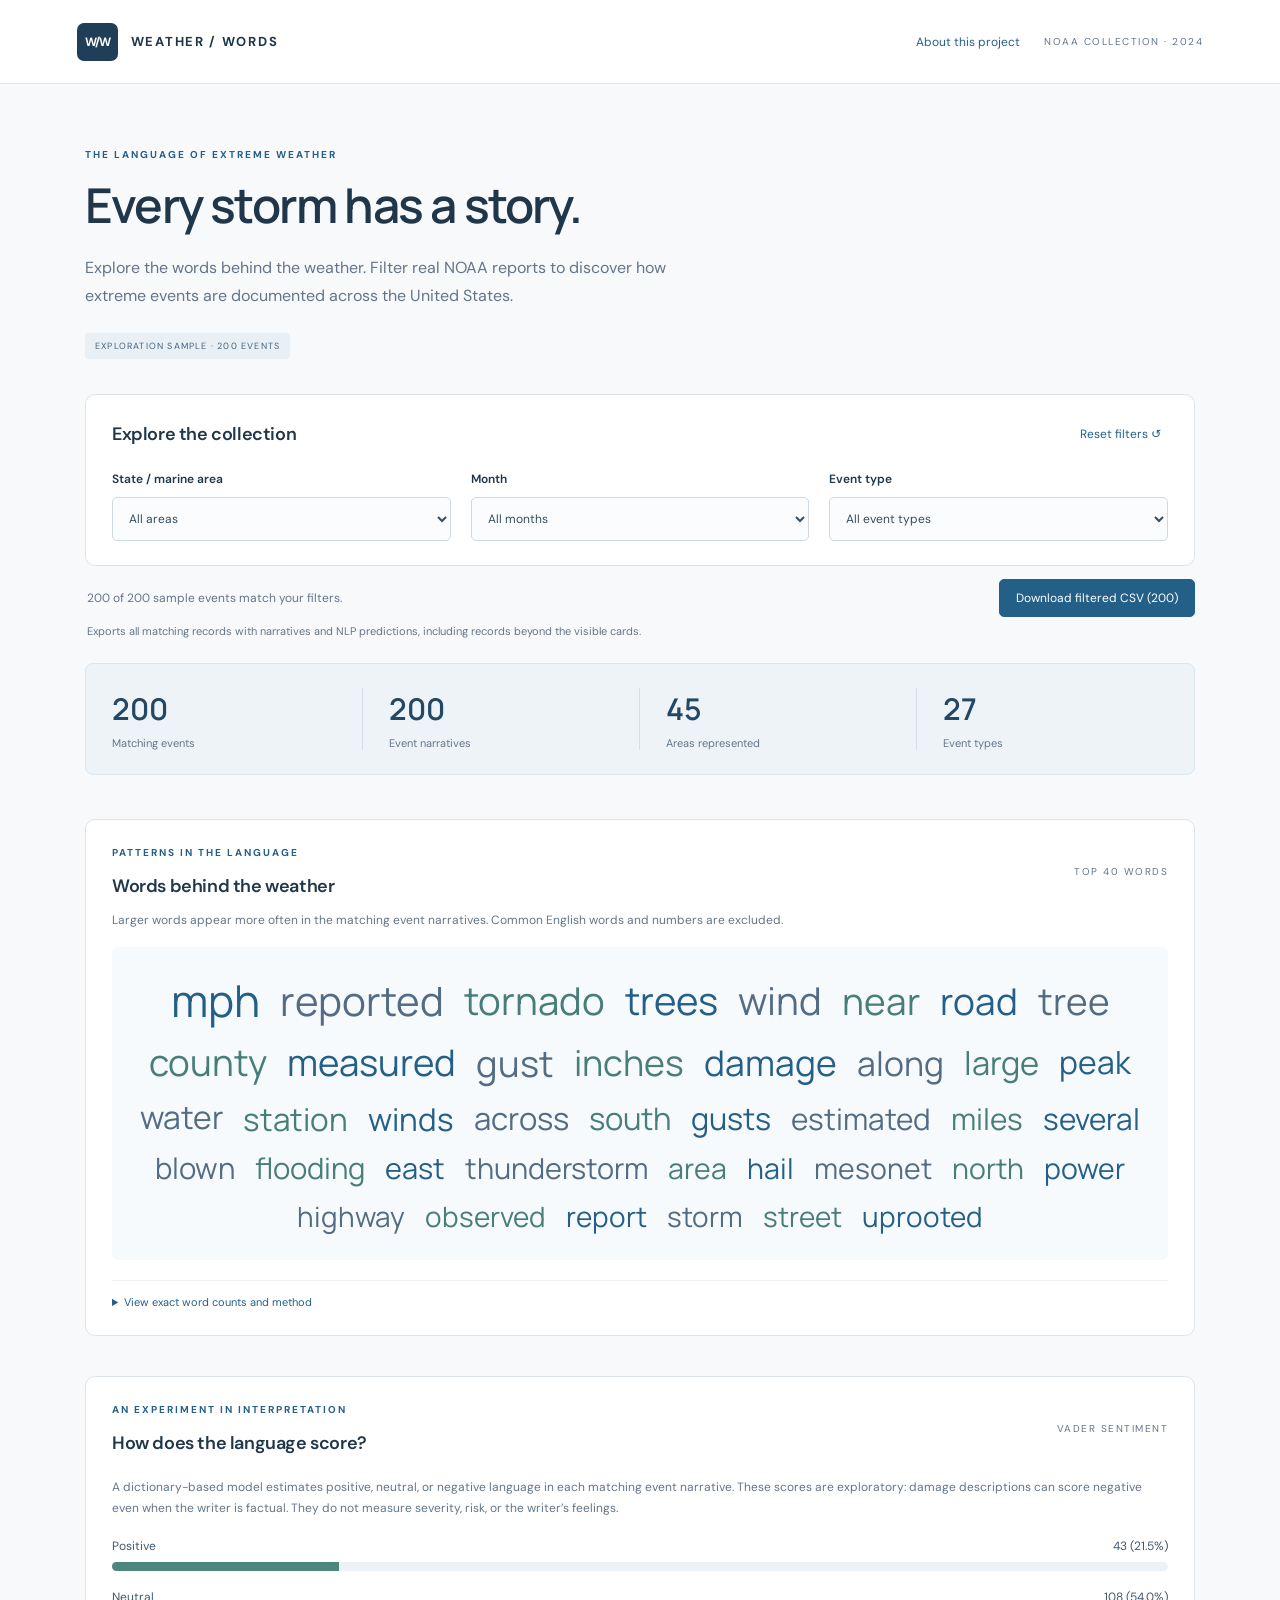
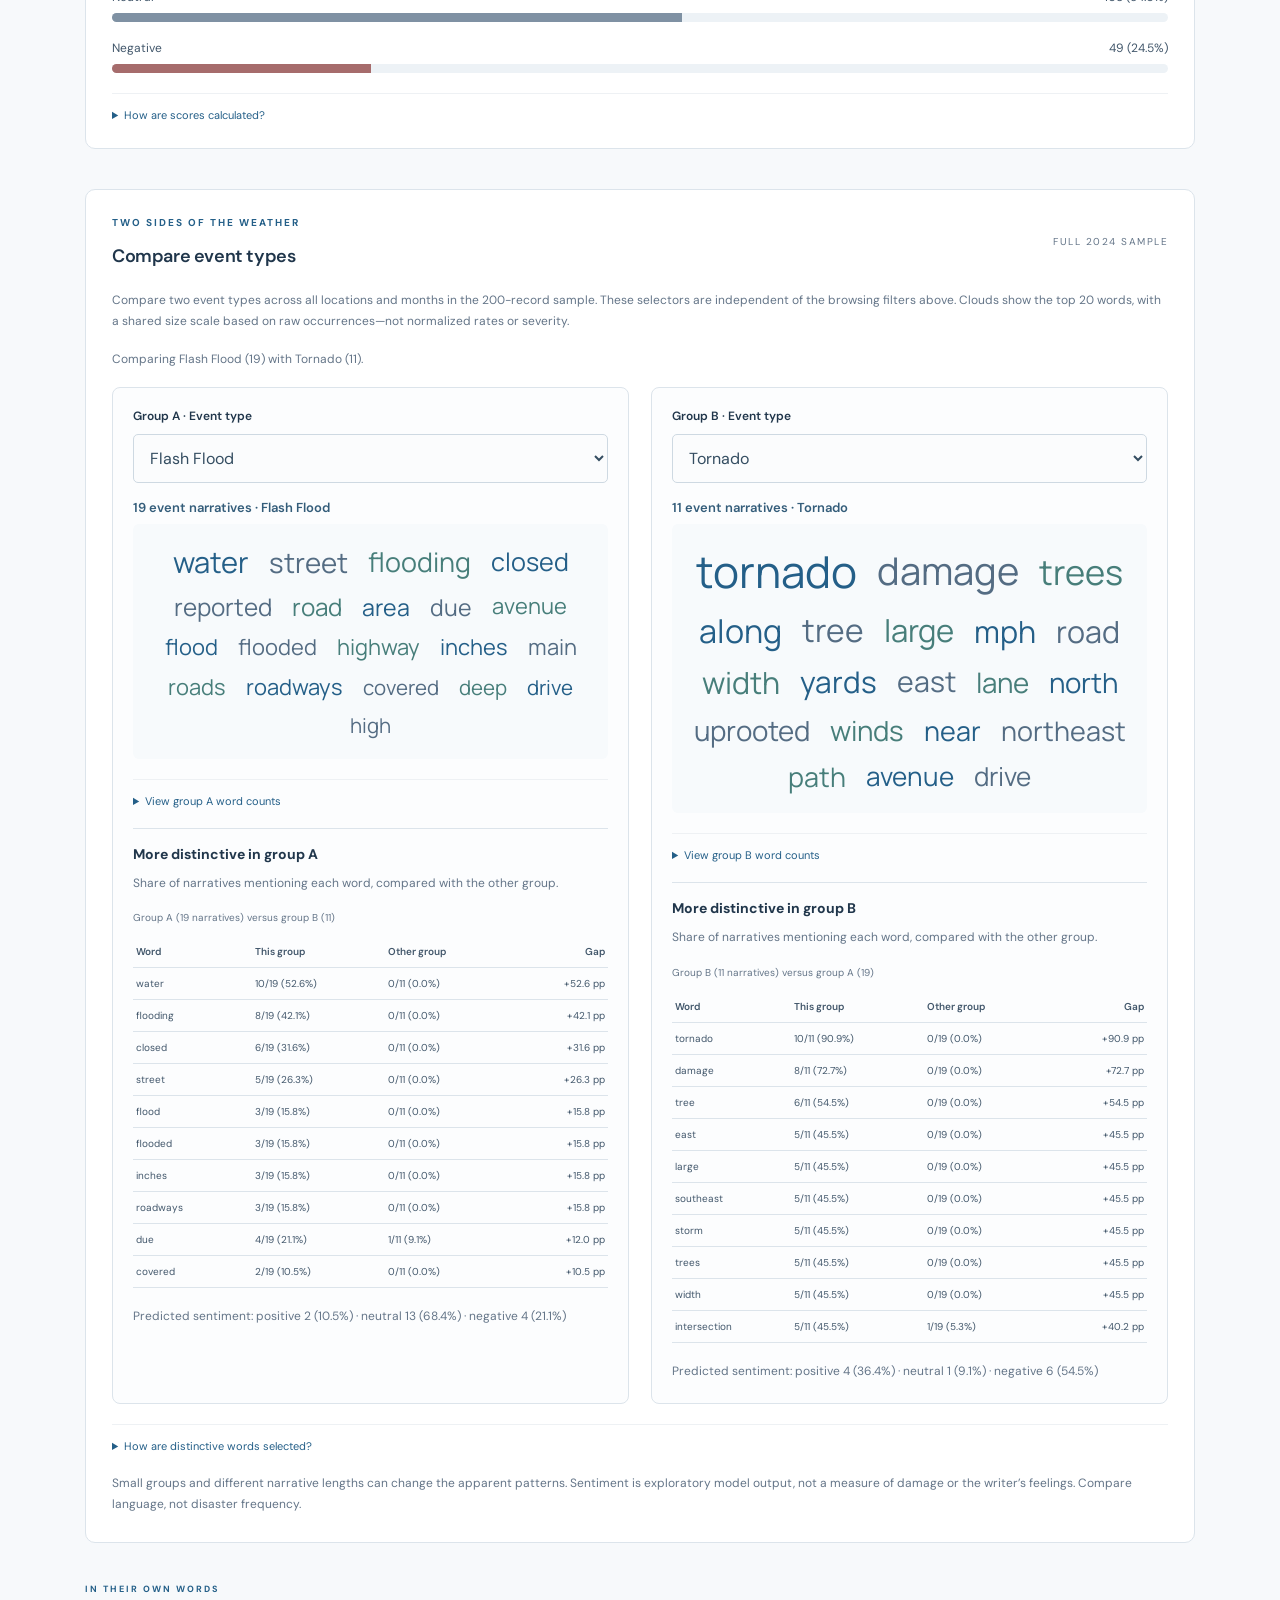
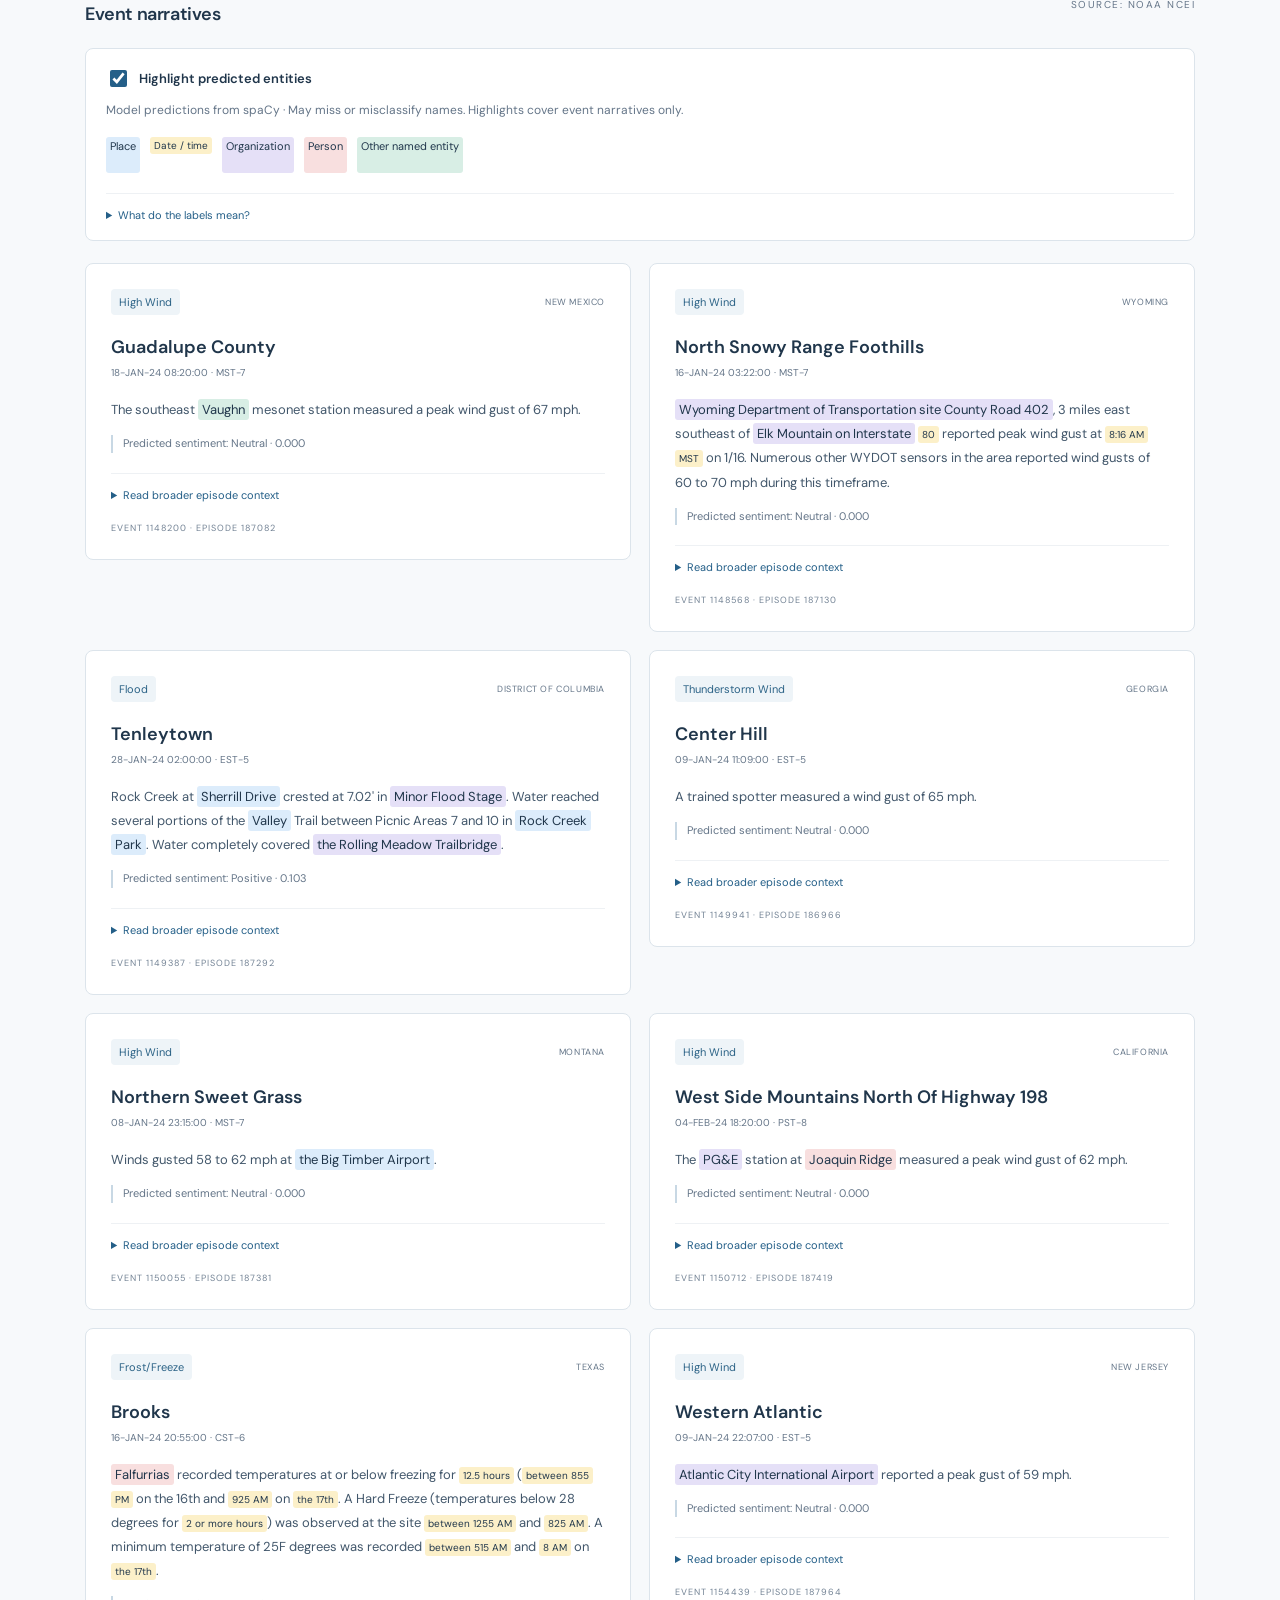
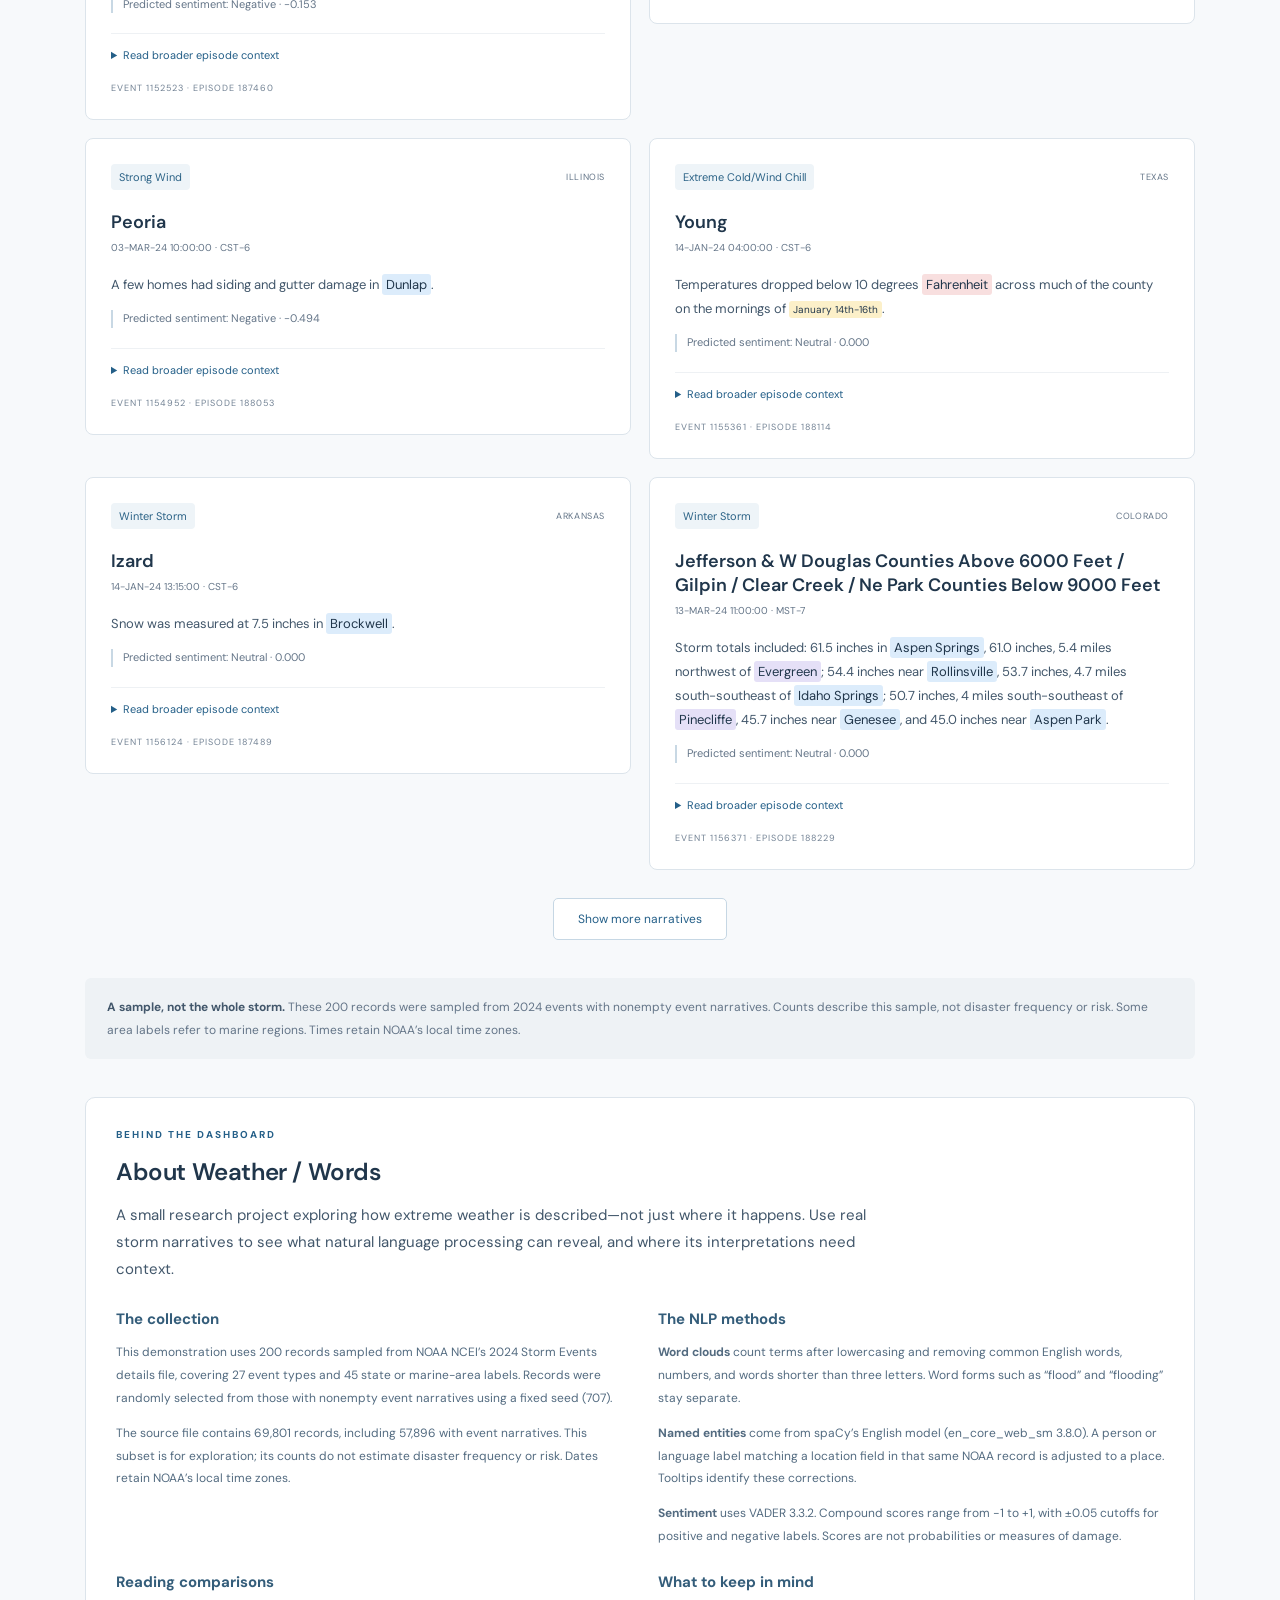
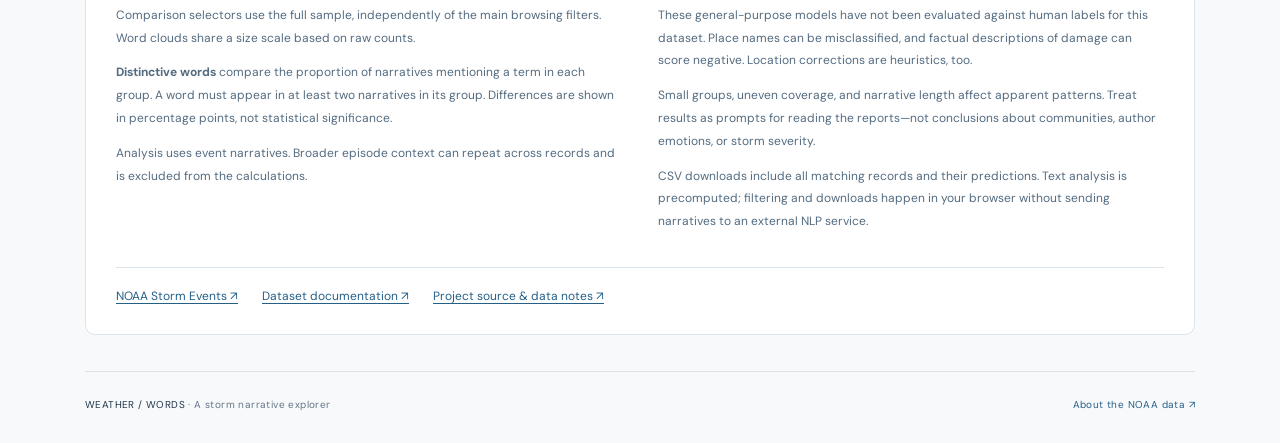
<file: index.html>
<!doctype html>
<html lang="en">
<head><meta charset="utf-8"><meta name="description" content="Explore the language of extreme weather through NOAA narratives, word clouds, named entities, sentiment, and event-type comparisons."><meta name="viewport" content="width=device-width,initial-scale=1"><title>Weather / Words — Storm narrative explorer</title><link rel="stylesheet" href="styles.css?v=release-1"></head>
<body>
<a class="skip-link" href="#main-content">Skip to dashboard</a>
<header><a class="brand" href="./"><span class="mark">W/W</span> WEATHER / WORDS</a><nav aria-label="Project navigation"><a href="#about">About this project</a><span class="edition">NOAA COLLECTION · 2024</span></nav></header>
<main id="main-content">
<section class="intro"><p class="eyebrow">THE LANGUAGE OF EXTREME WEATHER</p><h1>Every storm has a story.</h1><p class="subtitle">Explore the words behind the weather. Filter real NOAA reports to discover how extreme events are documented across the United States.</p><span class="badge">EXPLORATION SAMPLE · 200 EVENTS</span></section>
<section class="filter-panel" aria-labelledby="filter-title"><div class="section-heading"><h2 id="filter-title">Explore the collection</h2><button id="reset" type="button">Reset filters ↺</button></div><div class="filters"><label>State / marine area<select id="state"><option value="">All areas</option></select></label><label>Month<select id="month"><option value="">All months</option></select></label><label>Event type<select id="type"><option value="">All event types</option></select></label></div></section>
<div class="collection-actions"><div id="status" role="status" aria-live="polite">Loading collection…</div><button id="download" class="download" aria-describedby="status" disabled>Loading export…</button></div><p class="export-note">Exports all matching records with narratives and NLP predictions, including records beyond the visible cards.</p>
<section class="metrics" aria-label="Filtered collection summary"><div><span class="metric" id="count">—</span><span>Matching events</span></div><div><span class="metric" id="narratives">—</span><span>Event narratives</span></div><div><span class="metric" id="areas">—</span><span>Areas represented</span></div><div><span class="metric" id="types">—</span><span>Event types</span></div></section>
<section class="word-panel" aria-labelledby="words-title"><div class="section-heading"><div><p class="eyebrow">PATTERNS IN THE LANGUAGE</p><h2 id="words-title">Words behind the weather</h2></div><span class="source-label">TOP 40 WORDS</span></div><p class="word-description">Larger words appear more often in the matching event narratives. Common English words and numbers are excluded.</p><div id="word-cloud" class="word-cloud" aria-label="Word frequencies"></div><details class="word-details"><summary>View exact word counts and method</summary><p class="word-description">Counts include every occurrence in event narratives across all matching records, including records beyond the first page. Words are lowercased; punctuation, numbers, and words shorter than three letters are removed. Word forms such as “flood” and “flooding” stay separate. Broader episode context is excluded. Frequency describes language, not storm severity.</p><table><caption>Most frequent words in the filtered narratives</caption><thead><tr><th scope="col">Word</th><th scope="col">Occurrences</th></tr></thead><tbody id="word-counts"></tbody></table></details></section>
<section class="sentiment-panel" aria-labelledby="sentiment-title"><div class="section-heading"><div><p class="eyebrow">AN EXPERIMENT IN INTERPRETATION</p><h2 id="sentiment-title">How does the language score?</h2></div><span class="source-label">VADER SENTIMENT</span></div><p class="word-description">A dictionary-based model estimates positive, neutral, or negative language in each matching event narrative. These scores are exploratory: damage descriptions can score negative even when the writer is factual. They do not measure severity, risk, or the writer’s feelings.</p><div id="sentiment-summary"></div><details><summary>How are scores calculated?</summary><p class="word-description">VADER 3.3.2 uses word sentiment, punctuation, capitalization, and rules such as negation. Its compound score ranges from −1 to +1. Scores ≥ +0.05 are labeled positive, ≤ −0.05 negative, and the rest neutral. Scores are not probabilities. VADER was designed for social media and has not been validated on this NOAA sample. Each record counts once; no matching records means no distribution. Event narratives only; episode context is excluded.</p></details></section>
<section class="comparison-panel" aria-labelledby="compare-title"><div class="section-heading"><div><p class="eyebrow">TWO SIDES OF THE WEATHER</p><h2 id="compare-title">Compare event types</h2></div><span class="source-label">FULL 2024 SAMPLE</span></div><p class="word-description">Compare two event types across all locations and months in the 200-record sample. These selectors are independent of the browsing filters above. Clouds show the top 20 words, with a shared size scale based on raw occurrences—not normalized rates or severity.</p><p id="comparison-status" role="status" aria-live="polite" class="word-description">Loading comparison…</p><div class="comparison-grid"><article class="comparison-group" aria-labelledby="compare-label-a"><label id="compare-label-a" for="compare-a">Group A · Event type</label><select id="compare-a" disabled></select><p id="compare-count-a" class="comparison-count"></p><p id="compare-warning-a" class="comparison-warning"></p><div id="compare-cloud-a" class="word-cloud" aria-label="Group A word frequencies"></div><details class="word-details"><summary>View group A word counts</summary><table><caption>Group A · Top words and raw occurrences</caption><thead><tr><th scope="col">Word</th><th scope="col">Occurrences</th></tr></thead><tbody id="compare-words-a"></tbody></table></details><section class="distinctive" aria-labelledby="distinctive-title-a"><h3 id="distinctive-title-a">More distinctive in group A</h3><p class="word-description">Share of narratives mentioning each word, compared with the other group.</p><div id="distinctive-a"></div></section><p id="compare-sentiment-a" class="word-description"></p></article><article class="comparison-group" aria-labelledby="compare-label-b"><label id="compare-label-b" for="compare-b">Group B · Event type</label><select id="compare-b" disabled></select><p id="compare-count-b" class="comparison-count"></p><p id="compare-warning-b" class="comparison-warning"></p><div id="compare-cloud-b" class="word-cloud" aria-label="Group B word frequencies"></div><details class="word-details"><summary>View group B word counts</summary><table><caption>Group B · Top words and raw occurrences</caption><thead><tr><th scope="col">Word</th><th scope="col">Occurrences</th></tr></thead><tbody id="compare-words-b"></tbody></table></details><section class="distinctive" aria-labelledby="distinctive-title-b"><h3 id="distinctive-title-b">More distinctive in group B</h3><p class="word-description">Share of narratives mentioning each word, compared with the other group.</p><div id="distinctive-b"></div></section><p id="compare-sentiment-b" class="word-description"></p></article></div><details class="distinctive-method"><summary>How are distinctive words selected?</summary><p class="word-description">Each word counts once per event narrative. We subtract the other group’s share of narratives mentioning that word from this group’s share, then rank the positive differences. Only words appearing in at least two narratives in this group are included; the top 10 are shown. The gap is measured in percentage points (pp). We use the same common-word filtering as the word clouds and exclude episode context. These descriptive differences are not tests of statistical significance. Small groups and longer reports can still skew the results.</p></details><p class="word-description comparison-footnote">Small groups and different narrative lengths can change the apparent patterns. Sentiment is exploratory model output, not a measure of damage or the writer’s feelings. Compare language, not disaster frequency.</p></section>
<section class="results" aria-labelledby="results-title"><div class="section-heading"><div><p class="eyebrow">IN THEIR OWN WORDS</p><h2 id="results-title">Event narratives</h2></div><span class="source-label">SOURCE: NOAA NCEI</span></div><div class="entity-controls"><label class="toggle"><input type="checkbox" id="highlight" checked> Highlight predicted entities</label><p class="word-description">Model predictions from spaCy · May miss or misclassify names. Highlights cover event narratives only.</p><div class="entity-legend"><span class="entity place">Place</span><span class="entity date">Date / time</span><span class="entity org">Organization</span><span class="entity person">Person</span><span class="entity other">Other named entity</span></div><details><summary>What do the labels mean?</summary><p class="word-description">Places include geopolitical areas, natural features, and facilities. Other named entities include named events, products, and works. Hover over a highlight or focus it with your keyboard to see its model label. Numeric quantities are left unhighlighted. A person or language label is adjusted to a place when the entire name matches a location field in the same NOAA record, ignoring case and repeated spaces. Highlight tooltips identify these adjustments. This context rule can still be wrong; labels are not verified facts.</p></details></div><div id="cards"></div><button class="more" id="more" hidden>Show more narratives</button></section>
<aside class="note"><strong>A sample, not the whole storm.</strong> These 200 records were sampled from 2024 events with nonempty event narratives. Counts describe this sample, not disaster frequency or risk. Some area labels refer to marine regions. Times retain NOAA’s local time zones.</aside>
<section id="about" class="about-panel" aria-labelledby="about-title"><p class="eyebrow">BEHIND THE DASHBOARD</p><h2 id="about-title">About Weather / Words</h2><p class="about-intro">A small research project exploring how extreme weather is described—not just where it happens. Use real storm narratives to see what natural language processing can reveal, and where its interpretations need context.</p><div class="about-grid"><article><h3>The collection</h3><p>This demonstration uses 200 records sampled from NOAA NCEI’s 2024 Storm Events details file, covering 27 event types and 45 state or marine-area labels. Records were randomly selected from those with nonempty event narratives using a fixed seed (707).</p><p>The source file contains 69,801 records, including 57,896 with event narratives. This subset is for exploration; its counts do not estimate disaster frequency or risk. Dates retain NOAA’s local time zones.</p></article><article><h3>The NLP methods</h3><p><strong>Word clouds</strong> count terms after lowercasing and removing common English words, numbers, and words shorter than three letters. Word forms such as “flood” and “flooding” stay separate.</p><p><strong>Named entities</strong> come from spaCy’s English model (en_core_web_sm 3.8.0). A person or language label matching a location field in that same NOAA record is adjusted to a place. Tooltips identify these corrections.</p><p><strong>Sentiment</strong> uses VADER 3.3.2. Compound scores range from −1 to +1, with ±0.05 cutoffs for positive and negative labels. Scores are not probabilities or measures of damage.</p></article><article><h3>Reading comparisons</h3><p>Comparison selectors use the full sample, independently of the main browsing filters. Word clouds share a size scale based on raw counts.</p><p><strong>Distinctive words</strong> compare the proportion of narratives mentioning a term in each group. A word must appear in at least two narratives in its group. Differences are shown in percentage points, not statistical significance.</p><p>Analysis uses event narratives. Broader episode context can repeat across records and is excluded from the calculations.</p></article><article><h3>What to keep in mind</h3><p>These general-purpose models have not been evaluated against human labels for this dataset. Place names can be misclassified, and factual descriptions of damage can score negative. Location corrections are heuristics, too.</p><p>Small groups, uneven coverage, and narrative length affect apparent patterns. Treat results as prompts for reading the reports—not conclusions about communities, author emotions, or storm severity.</p><p>CSV downloads include all matching records and their predictions. Text analysis is precomputed; filtering and downloads happen in your browser without sending narratives to an external NLP service.</p></article></div><div class="about-links"><a href="https://www.ncei.noaa.gov/stormevents/" target="_blank" rel="noopener noreferrer">NOAA Storm Events ↗</a><a href="https://www.ncei.noaa.gov/stormevents/details.jsp" target="_blank" rel="noopener noreferrer">Dataset documentation ↗</a><a href="https://github.com/jorgeguiragossian/Syracuse---IST707" target="_blank" rel="noopener noreferrer">Project source &amp; data notes ↗</a></div></section>
<footer><span>WEATHER / WORDS <span class="muted">· A storm narrative explorer</span></span><a href="https://www.ncei.noaa.gov/stormevents/" target="_blank" rel="noopener noreferrer">About the NOAA data ↗</a></footer>
</main><script type="module" src="app.js?v=release-1"></script>
</body></html>
</file>
<file: styles.css>
@import url('https://fonts.googleapis.com/css2?family=DM+Sans:wght@400;500;600;700&family=Manrope:wght@400;500;600;700;800&display=swap');
:root{font-family:'DM Sans',system-ui,sans-serif;color:#20364b;background:#f7f9fb;font-synthesis:none;--muted:#647588;--blue:#245f88;--line:#dce4eb}*{box-sizing:border-box}body{margin:0}header{height:84px;background:white;border-bottom:1px solid var(--line);display:flex;align-items:center;justify-content:space-between;padding:0 max(6vw,24px)}a{color:var(--blue)}.brand{text-decoration:none;font-size:13px;font-weight:700;letter-spacing:1.7px;display:flex;align-items:center;gap:13px;color:#20364b}.mark{background:#203e57;color:white;padding:11px 8px;border-radius:7px;font-size:12px;letter-spacing:-1px}.edition,.source-label{font-size:10px;letter-spacing:1.5px;color:var(--muted)}main{max-width:1190px;padding:0 40px;margin:auto}.intro{padding:64px 0 35px;max-width:750px}.eyebrow{font-size:10px;letter-spacing:2px;font-weight:700;color:var(--blue);margin:0 0 15px}h1{font-family:Manrope,system-ui,sans-serif;font-size:clamp(32px,4vw,48px);font-weight:600;letter-spacing:-1.8px;line-height:1.2;margin:0 0 20px}.subtitle{color:var(--muted);font-size:16px;line-height:1.8;max-width:630px;margin:0 0 22px}.badge{display:inline-block;background:#e8eff5;color:#45647d;padding:7px 10px;font-size:9px;letter-spacing:1.2px;border-radius:4px}.filter-panel{background:white;border:1px solid var(--line);border-radius:10px;padding:24px 26px}.section-heading{display:flex;justify-content:space-between;align-items:center;gap:16px;margin-bottom:22px}h2{font-size:18px;font-weight:600;letter-spacing:-.4px;margin:0}button{font:inherit;cursor:pointer}#reset{background:transparent;border:0;color:var(--blue);font-size:12px;padding:7px}.filters{display:grid;grid-template-columns:repeat(3,1fr);gap:20px}label{font-size:12px;font-weight:600;display:grid;gap:10px}select{width:100%;font:inherit;font-weight:400;background:#fbfcfd;border:1px solid #ced9e2;border-radius:5px;color:#344d61;padding:12px;min-height:44px}select:focus-visible,button:focus-visible,a:focus-visible,summary:focus-visible{outline:3px solid #70aacd;outline-offset:3px}#status{font-size:12px;color:var(--muted);margin:16px 2px}.metrics{display:grid;grid-template-columns:repeat(4,1fr);background:#edf3f7;border:1px solid #dce6ed;border-radius:8px;padding:24px 0;margin:22px 0 44px}.metrics>div{padding:0 26px;display:grid;gap:7px;border-right:1px solid #d5e0e9;font-size:11px;color:var(--muted)}.metrics>div:last-child{border:0}.metric{font-size:30px;font-family:Manrope,system-ui,sans-serif;font-weight:600;color:#234865}.results .eyebrow{margin-bottom:7px;font-size:9px}.results>.section-heading{margin-bottom:22px}#cards{display:grid;grid-template-columns:repeat(2,minmax(0,1fr));gap:18px;align-items:start}.card{background:white;border:1px solid var(--line);border-radius:8px;padding:25px;min-width:0}.card-meta{display:flex;align-items:center;justify-content:space-between;gap:10px;font-size:9px;letter-spacing:.6px;color:var(--muted)}.event-tag{color:#2b6286;background:#eef4f8;padding:6px 8px;border-radius:4px;letter-spacing:0;font-size:11px}.card h3{font-size:18px;font-weight:600;margin:20px 0 7px;overflow-wrap:anywhere}.date{font-size:10px;color:var(--muted);margin:0 0 19px}.narrative{font-size:13px;line-height:1.85;color:#42576b;white-space:pre-line;overflow-wrap:anywhere}details{border-top:1px solid #eef1f4;margin-top:20px;padding-top:14px}summary{font-size:11px;color:var(--blue);cursor:pointer}.record-id{margin:20px 0 0;font-size:9px;letter-spacing:1px;color:#728294}.more{display:block;margin:28px auto;background:white;color:var(--blue);border:1px solid #c6d7e4;padding:12px 24px;border-radius:5px;font-size:12px}.more[hidden]{display:none}.empty{grid-column:1/-1;text-align:center;padding:50px 20px;background:white;border:1px dashed #c5d2de;border-radius:8px}.empty p{font-size:14px;color:var(--muted)}.note{font-size:12px;line-height:1.9;color:var(--muted);background:#eef2f5;border-radius:6px;padding:18px 22px;margin:38px 0}.note strong{color:#42576b}footer{border-top:1px solid var(--line);padding:26px 0 32px;display:flex;justify-content:space-between;gap:16px;font-size:10px;letter-spacing:.4px}footer a{text-decoration:none}.muted{color:var(--muted)}@media(max-width:700px){header{height:70px;padding:0 20px}.edition{display:none}main{padding:0 20px}.intro{padding-top:40px}.filters{grid-template-columns:1fr;gap:16px}.filter-panel{padding:20px}.metrics{grid-template-columns:repeat(2,1fr);row-gap:24px}.metrics>div:nth-child(2){border:0}#cards{grid-template-columns:1fr}.card{padding:20px}.source-label{display:none}footer{flex-direction:column}.metric{font-size:26px}}
.word-panel{background:white;border:1px solid var(--line);border-radius:10px;padding:26px;margin-bottom:40px}.word-panel .section-heading{margin-bottom:12px}.word-description{color:var(--muted);font-size:12px;line-height:1.8;margin:0 0 16px}.word-cloud{display:flex;flex-wrap:wrap;align-items:center;justify-content:center;gap:12px 20px;padding:26px 14px;min-height:180px;background:#f7fafc;border-radius:6px}.cloud-word{color:#245f88;line-height:1.25;font-family:Manrope,system-ui,sans-serif;overflow-wrap:anywhere;max-width:100%}.cloud-word:nth-child(3n){color:#477e7a}.cloud-word:nth-child(3n+2){color:#546c83}.word-details table{border-collapse:collapse;width:100%;max-width:520px;font-size:12px;color:#42576b}.word-details caption{text-align:left;margin:14px 0;color:var(--muted)}.word-details th,.word-details td{text-align:left;padding:8px 12px;border-bottom:1px solid var(--line)}.word-details th:last-child,.word-details td:last-child{text-align:right}.word-details .word-description{margin-top:14px}@media(max-width:700px){.word-panel{padding:20px}.word-cloud{gap:10px 14px;padding:20px 8px}}
.entity-controls{margin:0 0 22px;padding:18px 20px;border:1px solid var(--line);border-radius:8px;background:white}.toggle{display:flex;align-items:center;gap:9px;font-size:13px;margin-bottom:10px}.toggle input{width:17px;height:17px;accent-color:var(--blue)}.entity-legend{display:flex;flex-wrap:wrap;gap:10px;font-size:11px}.entity{padding:2px 4px;border-radius:3px;color:#20364b;box-decoration-break:clone;-webkit-box-decoration-break:clone}.entity.place{background:#dcecfb}.entity.date{background:#fcf0c9}.entity.org{background:#e5e0f7}.entity.person{background:#f8dfdf}.entity.other{background:#d8eee5}mark.entity:focus-visible{outline:2px solid var(--blue);outline-offset:2px}.entity-controls details .word-description{margin:14px 0 0}
.sentiment-panel{background:white;border:1px solid var(--line);border-radius:10px;padding:26px;margin-bottom:40px}.sentiment-row{display:grid;grid-template-columns:1fr auto;gap:8px;font-size:12px;color:#42576b;margin:18px 0}.sentiment-track{grid-column:1/-1;background:#edf2f6;height:9px;border-radius:5px;overflow:hidden}.sentiment-bar{height:100%;background:#7f91a3}.sentiment-bar.positive{background:#4d867b}.sentiment-bar.negative{background:#a66c6c}.sentiment-caption{font-size:11px;color:#647588;border-left:2px solid #c8d8e4;padding-left:10px;line-height:1.6}.sentiment-panel details p{margin-top:14px}@media(max-width:700px){.sentiment-panel{padding:20px}}
.collection-actions{display:flex;justify-content:space-between;align-items:center;gap:16px;margin-top:8px}.download{background:#245f88;border:1px solid #245f88;color:white;border-radius:5px;padding:10px 16px;font-size:12px;flex-shrink:0}.download:hover{background:#1d4c6d}.download:disabled{background:#e4ebf0;color:#708293;border-color:#d7e0e8;cursor:not-allowed}.export-note{font-size:11px;color:var(--muted);line-height:1.7;margin:0 2px 16px}@media(max-width:700px){.collection-actions{align-items:flex-start;flex-direction:column;gap:0;margin-bottom:12px}.collection-actions #status{margin-bottom:10px}}
.comparison-panel{background:white;border:1px solid var(--line);border-radius:10px;padding:26px;margin-bottom:40px}.comparison-grid{display:grid;grid-template-columns:repeat(2,minmax(0,1fr));gap:22px}.comparison-group{min-width:0;padding:20px;border:1px solid var(--line);border-radius:8px;background:#fcfdfe}.comparison-group select{margin-top:10px}.comparison-count{font-size:13px;font-weight:600;color:#345d7a;margin:16px 0 8px}.comparison-warning{font-size:11px;line-height:1.7;color:#805d24;margin:0 0 14px}.comparison-warning:empty{display:none}.comparison-group .word-cloud{min-height:230px;padding:20px 10px}.comparison-group>.word-description{margin:18px 0 0}.comparison-footnote{margin:20px 0 0}@media(max-width:700px){.comparison-panel{padding:20px}.comparison-grid{grid-template-columns:1fr}.comparison-group{padding:16px}.comparison-group .word-cloud{min-height:160px}}
.distinctive{border-top:1px solid var(--line);margin-top:20px;padding-top:16px}.distinctive h3{font-size:14px;margin:0 0 10px}.distinctive table{border-collapse:collapse;width:100%;font-size:10px;color:#42576b;table-layout:fixed}.distinctive caption{text-align:left;color:var(--muted);font-size:10px;line-height:1.6;margin:0 0 10px}.distinctive td,.distinctive th{text-align:left;padding:9px 3px;border-bottom:1px solid var(--line);overflow-wrap:anywhere;vertical-align:top;font-weight:400}.distinctive thead th{font-weight:600}.distinctive th:first-child{width:25%}.distinctive td:last-child,.distinctive th:last-child{text-align:right;width:19%}.distinctive-method{margin-top:20px}.distinctive-method p{margin-top:12px}
header nav{display:flex;align-items:center;gap:24px}header nav a{font-size:12px;text-decoration:none}.skip-link{position:absolute;top:-100px;left:16px;background:white;color:var(--blue);padding:12px;z-index:10}.skip-link:focus{top:12px}.about-panel{background:white;border:1px solid var(--line);border-radius:10px;padding:30px;margin:0 0 36px;scroll-margin-top:24px}.about-panel h2{font-size:24px}.about-intro{font-size:15px;line-height:1.8;color:#42576b;max-width:750px}.about-grid{display:grid;grid-template-columns:repeat(2,minmax(0,1fr));gap:12px 36px;margin-top:26px}.about-grid h3{font-size:15px;color:#345d7a;margin:0 0 12px}.about-grid p{font-size:12px;color:#536b80;line-height:1.9}.about-links{display:flex;flex-wrap:wrap;gap:16px 24px;border-top:1px solid var(--line);padding-top:20px;margin-top:22px;font-size:12px}.about-links a{text-underline-offset:3px}@media(max-width:700px){header nav{gap:0}header nav a{font-size:11px}.brand{font-size:11px;gap:8px;letter-spacing:1px}.about-panel{padding:22px}.about-grid{grid-template-columns:1fr;gap:18px}.about-links{flex-direction:column}}
</file>
